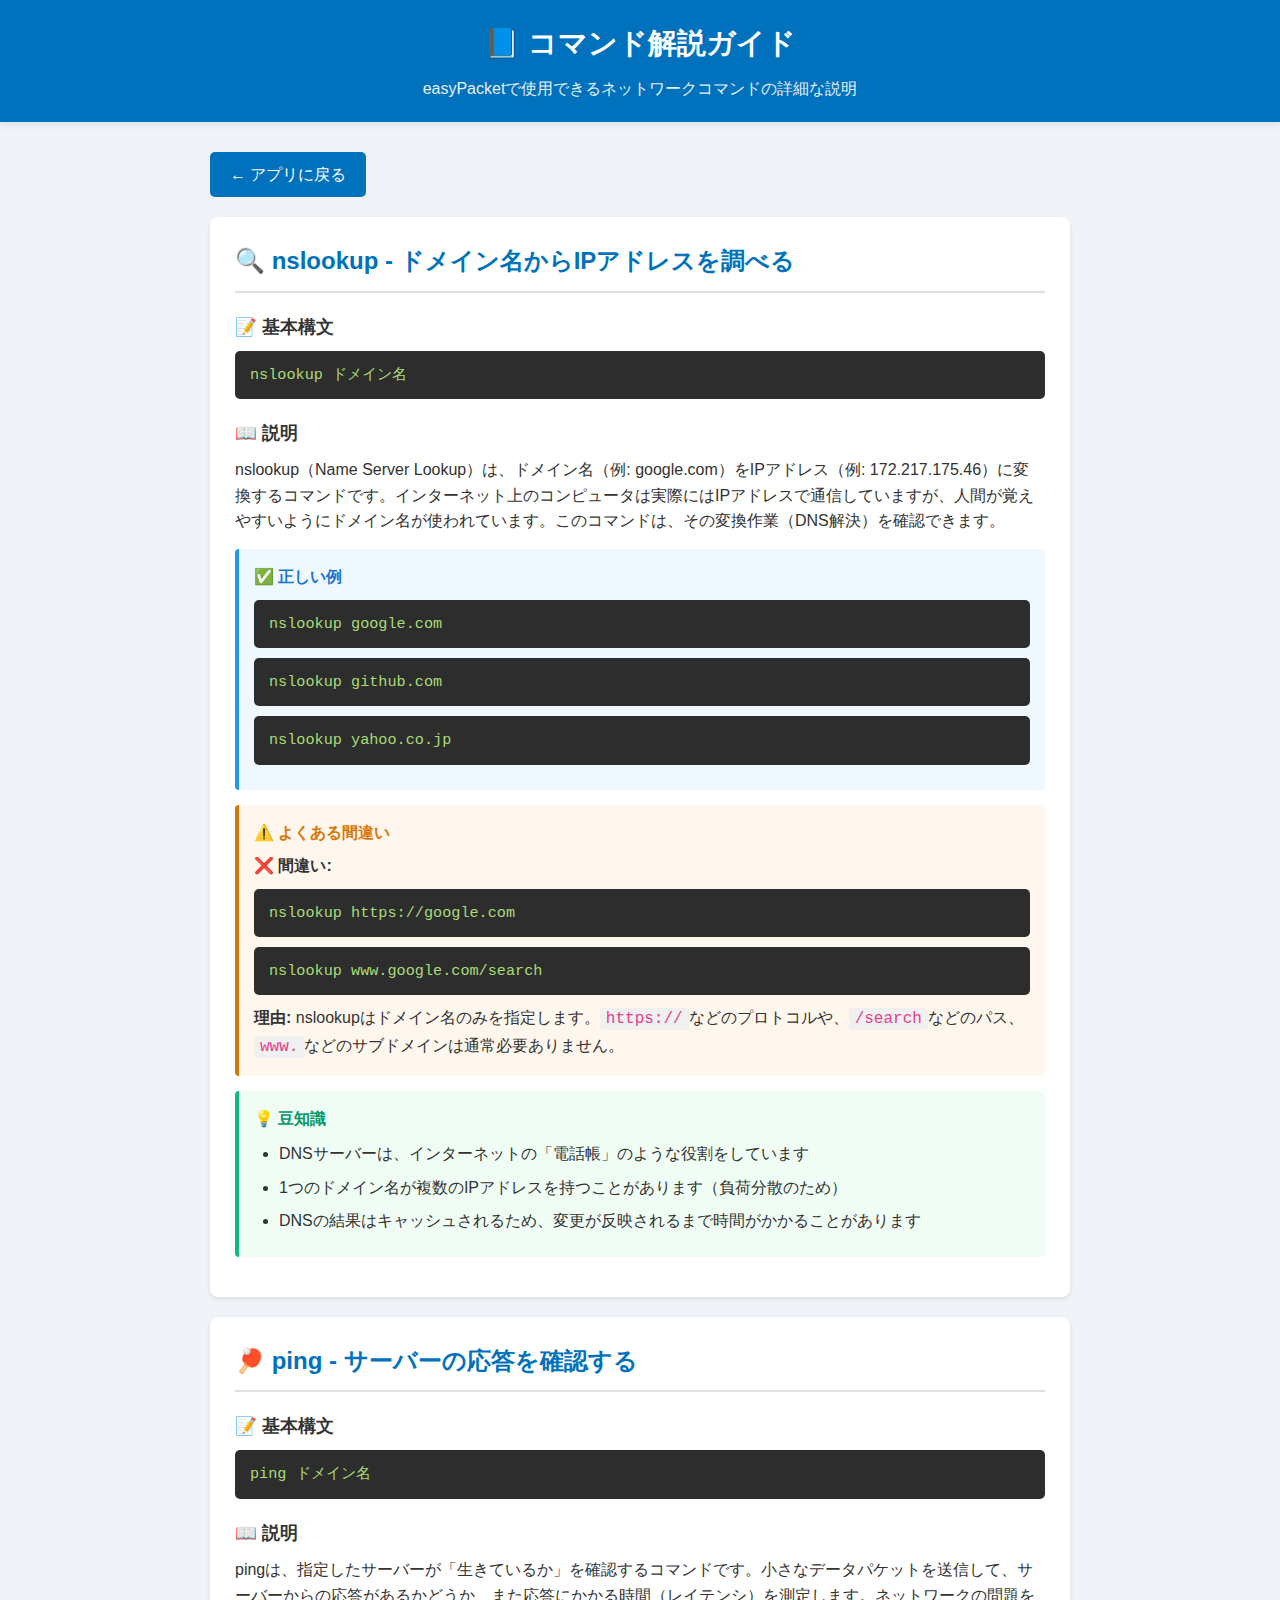
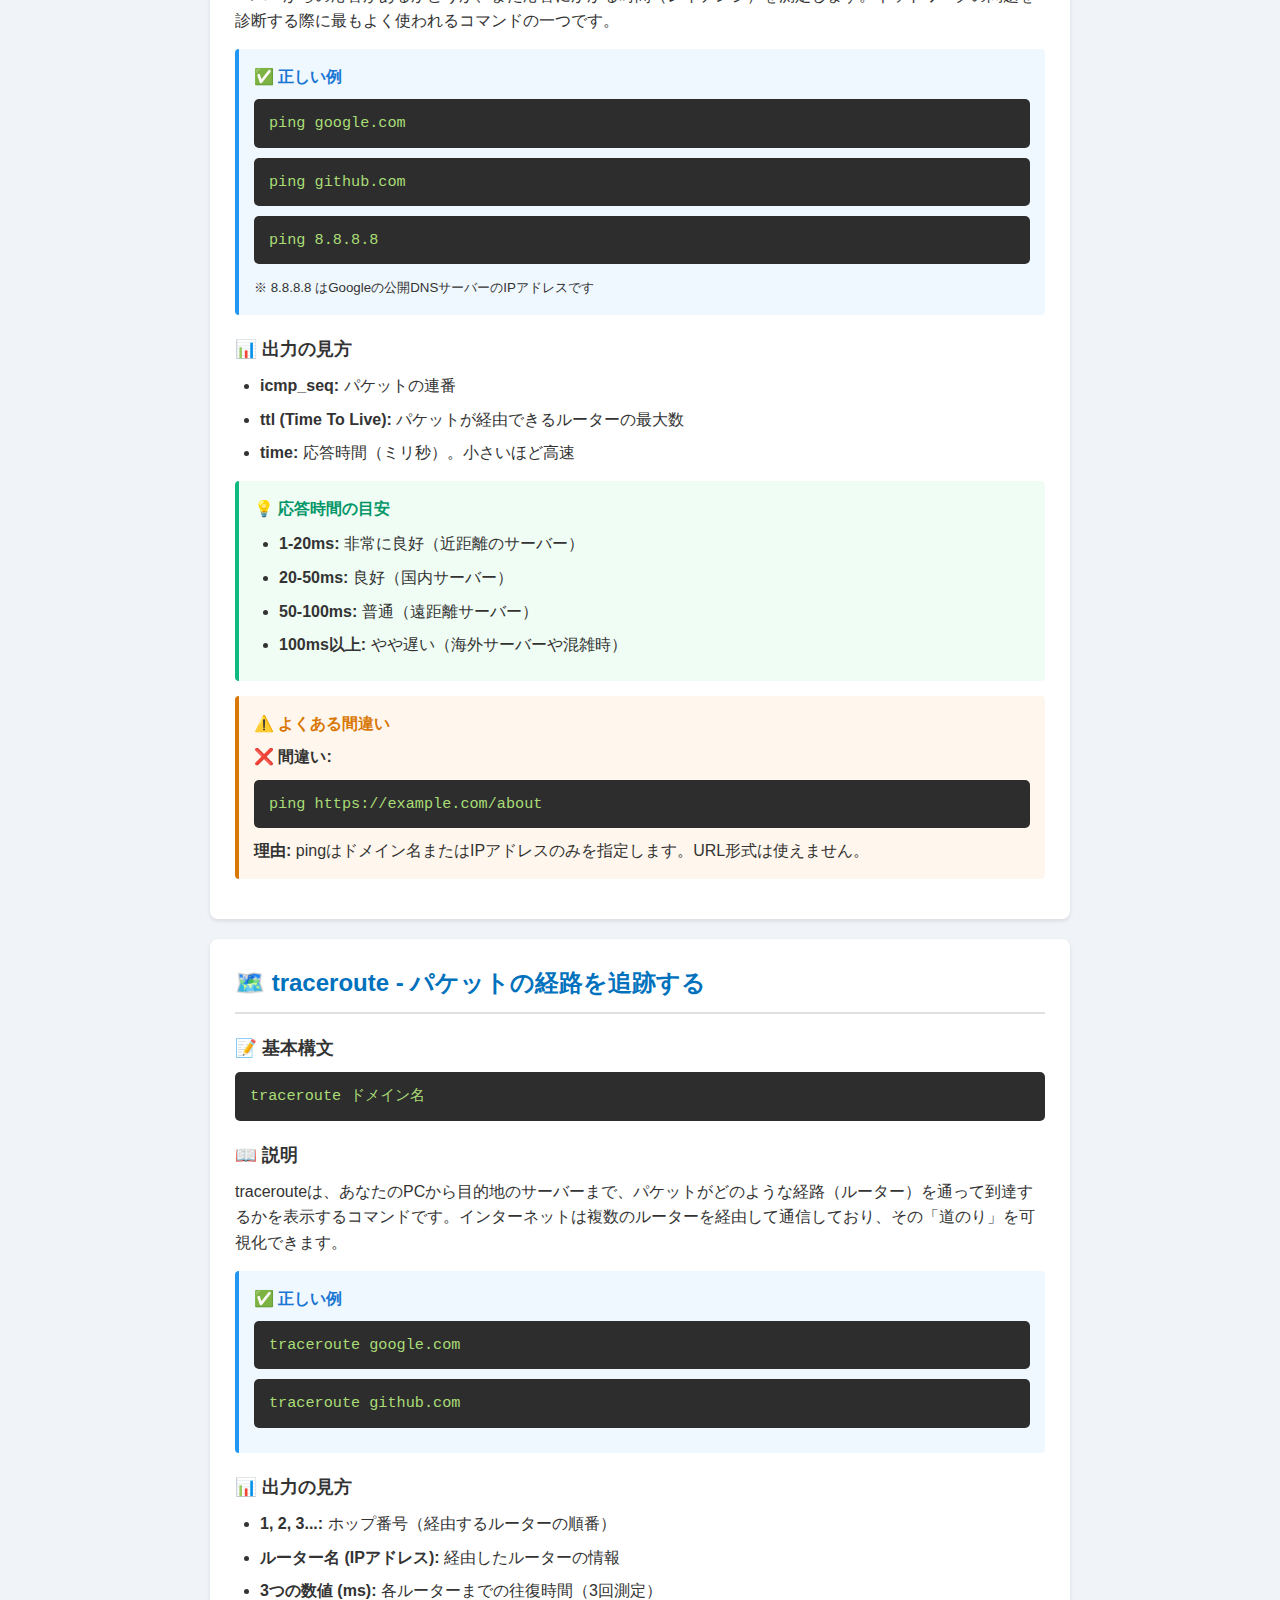
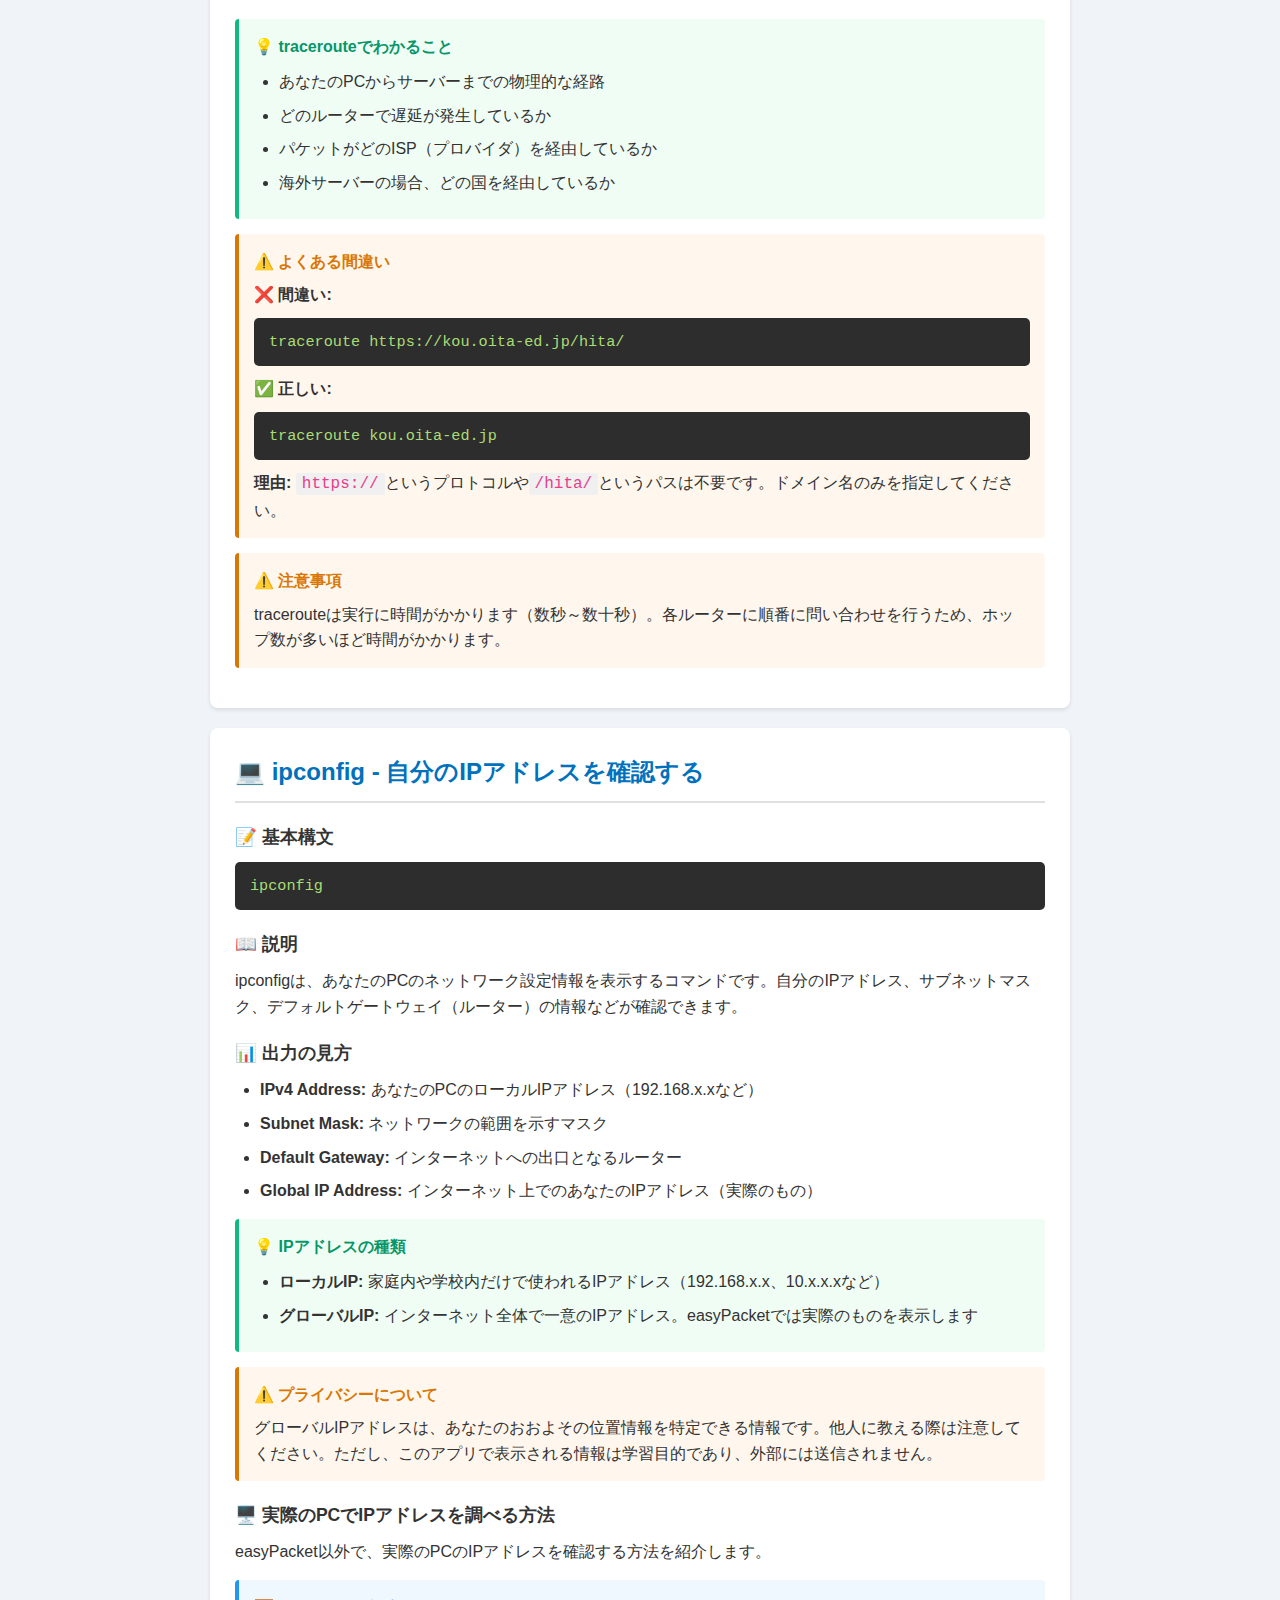
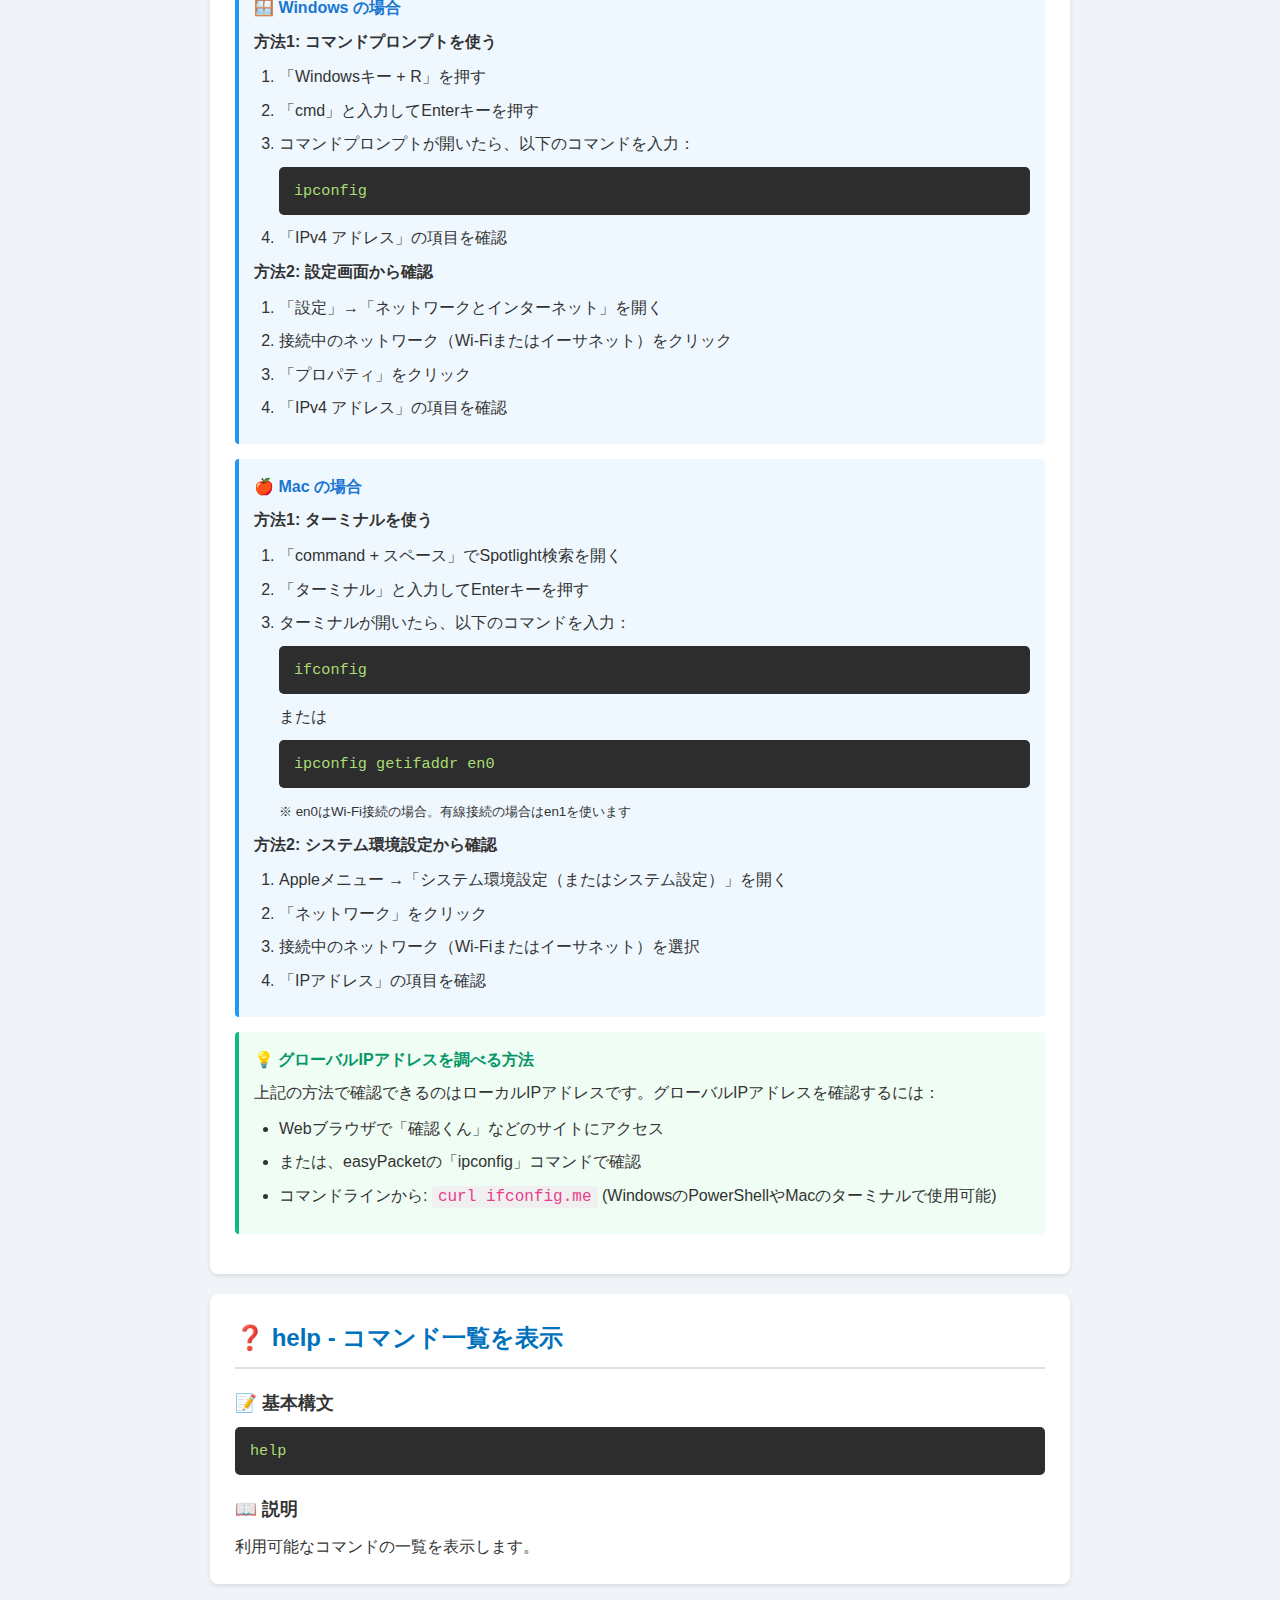
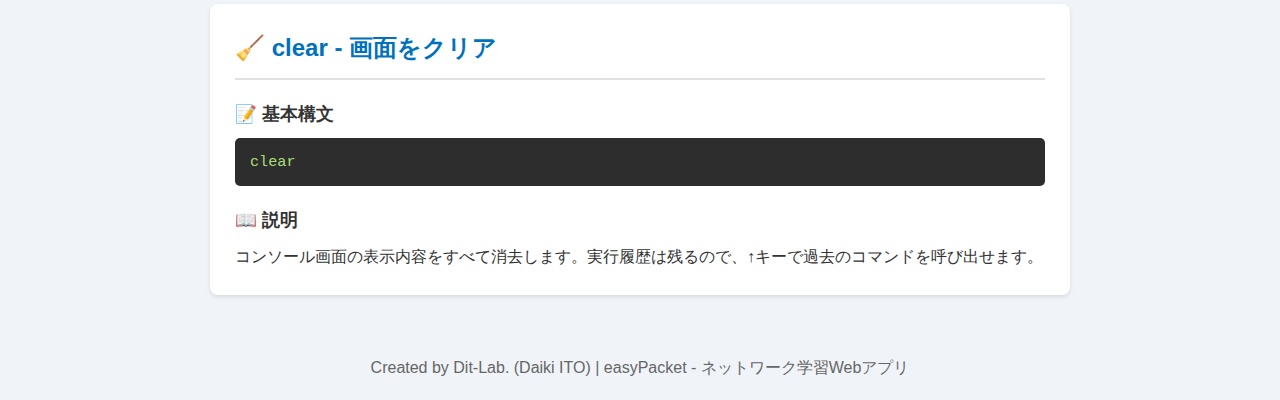
<file: command-guide.html>
<!DOCTYPE html>
<html lang="ja">
<head>
    <meta charset="UTF-8">
    <meta name="viewport" content="width=device-width, initial-scale=1.0">
    <title>コマンド解説 - easyPacket</title>
    <style>
        * {
            margin: 0;
            padding: 0;
            box-sizing: border-box;
        }

        body {
            font-family: 'Segoe UI', Tahoma, Geneva, Verdana, sans-serif;
            background: #f0f4f8;
            color: #333;
            line-height: 1.6;
        }

        .header {
            background: #0071BC;
            color: white;
            padding: 20px;
            text-align: center;
            box-shadow: 0 2px 8px rgba(0, 0, 0, 0.1);
        }

        .header h1 {
            font-size: 1.8rem;
            margin-bottom: 10px;
        }

        .header p {
            opacity: 0.9;
        }

        .container {
            max-width: 900px;
            margin: 30px auto;
            padding: 0 20px;
        }

        .back-link {
            display: inline-block;
            margin-bottom: 20px;
            padding: 10px 20px;
            background: #0071BC;
            color: white;
            text-decoration: none;
            border-radius: 5px;
            transition: background 0.3s;
        }

        .back-link:hover {
            background: #005a94;
        }

        .command-section {
            background: white;
            border-radius: 8px;
            padding: 25px;
            margin-bottom: 20px;
            box-shadow: 0 2px 4px rgba(0, 0, 0, 0.1);
        }

        .command-section h2 {
            color: #0071BC;
            font-size: 1.5rem;
            margin-bottom: 15px;
            padding-bottom: 10px;
            border-bottom: 2px solid #e0e0e0;
        }

        .command-section h3 {
            color: #333;
            font-size: 1.1rem;
            margin-top: 20px;
            margin-bottom: 10px;
        }

        .syntax {
            background: #2d2d2d;
            color: #a9dc76;
            padding: 12px 15px;
            border-radius: 5px;
            font-family: 'Courier New', monospace;
            margin: 10px 0;
            font-size: 0.95rem;
        }

        .example {
            background: #f0f8ff;
            border-left: 4px solid #2196F3;
            padding: 15px;
            margin: 15px 0;
            border-radius: 4px;
        }

        .example h4 {
            color: #1976D2;
            margin-bottom: 8px;
        }

        .warning {
            background: #fff7ed;
            border-left: 4px solid #d97706;
            padding: 15px;
            margin: 15px 0;
            border-radius: 4px;
        }

        .warning h4 {
            color: #d97706;
            margin-bottom: 8px;
        }

        .tip {
            background: #f0fdf4;
            border-left: 4px solid #10b981;
            padding: 15px;
            margin: 15px 0;
            border-radius: 4px;
        }

        .tip h4 {
            color: #059669;
            margin-bottom: 8px;
        }

        ul, ol {
            margin-left: 25px;
            margin-top: 10px;
        }

        li {
            margin-bottom: 8px;
        }

        code {
            background: #f0f0f0;
            padding: 2px 6px;
            border-radius: 3px;
            font-family: 'Courier New', monospace;
            color: #e83e8c;
        }

        .footer {
            text-align: center;
            padding: 20px;
            color: #666;
            margin-top: 40px;
        }
    </style>
</head>
<body>
    <div class="header">
        <h1>📘 コマンド解説ガイド</h1>
        <p>easyPacketで使用できるネットワークコマンドの詳細な説明</p>
    </div>

    <div class="container">
        <a href="index.html" class="back-link">← アプリに戻る</a>

        <!-- nslookup -->
        <div class="command-section" id="nslookup">
            <h2>🔍 nslookup - ドメイン名からIPアドレスを調べる</h2>

            <h3>📝 基本構文</h3>
            <div class="syntax">nslookup ドメイン名</div>

            <h3>📖 説明</h3>
            <p>nslookup（Name Server Lookup）は、ドメイン名（例: google.com）をIPアドレス（例: 172.217.175.46）に変換するコマンドです。インターネット上のコンピュータは実際にはIPアドレスで通信していますが、人間が覚えやすいようにドメイン名が使われています。このコマンドは、その変換作業（DNS解決）を確認できます。</p>

            <div class="example">
                <h4>✅ 正しい例</h4>
                <div class="syntax">nslookup google.com</div>
                <div class="syntax">nslookup github.com</div>
                <div class="syntax">nslookup yahoo.co.jp</div>
            </div>

            <div class="warning">
                <h4>⚠️ よくある間違い</h4>
                <p><strong>❌ 間違い:</strong></p>
                <div class="syntax">nslookup https://google.com</div>
                <div class="syntax">nslookup www.google.com/search</div>
                <p><strong>理由:</strong> nslookupはドメイン名のみを指定します。<code>https://</code>などのプロトコルや、<code>/search</code>などのパス、<code>www.</code>などのサブドメインは通常必要ありません。</p>
            </div>

            <div class="tip">
                <h4>💡 豆知識</h4>
                <ul>
                    <li>DNSサーバーは、インターネットの「電話帳」のような役割をしています</li>
                    <li>1つのドメイン名が複数のIPアドレスを持つことがあります（負荷分散のため）</li>
                    <li>DNSの結果はキャッシュされるため、変更が反映されるまで時間がかかることがあります</li>
                </ul>
            </div>
        </div>

        <!-- ping -->
        <div class="command-section" id="ping">
            <h2>🏓 ping - サーバーの応答を確認する</h2>

            <h3>📝 基本構文</h3>
            <div class="syntax">ping ドメイン名</div>

            <h3>📖 説明</h3>
            <p>pingは、指定したサーバーが「生きているか」を確認するコマンドです。小さなデータパケットを送信して、サーバーからの応答があるかどうか、また応答にかかる時間（レイテンシ）を測定します。ネットワークの問題を診断する際に最もよく使われるコマンドの一つです。</p>

            <div class="example">
                <h4>✅ 正しい例</h4>
                <div class="syntax">ping google.com</div>
                <div class="syntax">ping github.com</div>
                <div class="syntax">ping 8.8.8.8</div>
                <p><small>※ 8.8.8.8 はGoogleの公開DNSサーバーのIPアドレスです</small></p>
            </div>

            <h3>📊 出力の見方</h3>
            <ul>
                <li><strong>icmp_seq:</strong> パケットの連番</li>
                <li><strong>ttl (Time To Live):</strong> パケットが経由できるルーターの最大数</li>
                <li><strong>time:</strong> 応答時間（ミリ秒）。小さいほど高速</li>
            </ul>

            <div class="tip">
                <h4>💡 応答時間の目安</h4>
                <ul>
                    <li><strong>1-20ms:</strong> 非常に良好（近距離のサーバー）</li>
                    <li><strong>20-50ms:</strong> 良好（国内サーバー）</li>
                    <li><strong>50-100ms:</strong> 普通（遠距離サーバー）</li>
                    <li><strong>100ms以上:</strong> やや遅い（海外サーバーや混雑時）</li>
                </ul>
            </div>

            <div class="warning">
                <h4>⚠️ よくある間違い</h4>
                <p><strong>❌ 間違い:</strong></p>
                <div class="syntax">ping https://example.com/about</div>
                <p><strong>理由:</strong> pingはドメイン名またはIPアドレスのみを指定します。URL形式は使えません。</p>
            </div>
        </div>

        <!-- traceroute -->
        <div class="command-section" id="traceroute">
            <h2>🗺️ traceroute - パケットの経路を追跡する</h2>

            <h3>📝 基本構文</h3>
            <div class="syntax">traceroute ドメイン名</div>

            <h3>📖 説明</h3>
            <p>tracerouteは、あなたのPCから目的地のサーバーまで、パケットがどのような経路（ルーター）を通って到達するかを表示するコマンドです。インターネットは複数のルーターを経由して通信しており、その「道のり」を可視化できます。</p>

            <div class="example">
                <h4>✅ 正しい例</h4>
                <div class="syntax">traceroute google.com</div>
                <div class="syntax">traceroute github.com</div>
            </div>

            <h3>📊 出力の見方</h3>
            <ul>
                <li><strong>1, 2, 3...:</strong> ホップ番号（経由するルーターの順番）</li>
                <li><strong>ルーター名 (IPアドレス):</strong> 経由したルーターの情報</li>
                <li><strong>3つの数値 (ms):</strong> 各ルーターまでの往復時間（3回測定）</li>
            </ul>

            <div class="tip">
                <h4>💡 tracerouteでわかること</h4>
                <ul>
                    <li>あなたのPCからサーバーまでの物理的な経路</li>
                    <li>どのルーターで遅延が発生しているか</li>
                    <li>パケットがどのISP（プロバイダ）を経由しているか</li>
                    <li>海外サーバーの場合、どの国を経由しているか</li>
                </ul>
            </div>

            <div class="warning">
                <h4>⚠️ よくある間違い</h4>
                <p><strong>❌ 間違い:</strong></p>
                <div class="syntax">traceroute https://kou.oita-ed.jp/hita/</div>
                <p><strong>✅ 正しい:</strong></p>
                <div class="syntax">traceroute kou.oita-ed.jp</div>
                <p><strong>理由:</strong> <code>https://</code>というプロトコルや<code>/hita/</code>というパスは不要です。ドメイン名のみを指定してください。</p>
            </div>

            <div class="warning">
                <h4>⚠️ 注意事項</h4>
                <p>tracerouteは実行に時間がかかります（数秒～数十秒）。各ルーターに順番に問い合わせを行うため、ホップ数が多いほど時間がかかります。</p>
            </div>
        </div>

        <!-- ipconfig -->
        <div class="command-section" id="ipconfig">
            <h2>💻 ipconfig - 自分のIPアドレスを確認する</h2>

            <h3>📝 基本構文</h3>
            <div class="syntax">ipconfig</div>

            <h3>📖 説明</h3>
            <p>ipconfigは、あなたのPCのネットワーク設定情報を表示するコマンドです。自分のIPアドレス、サブネットマスク、デフォルトゲートウェイ（ルーター）の情報などが確認できます。</p>

            <h3>📊 出力の見方</h3>
            <ul>
                <li><strong>IPv4 Address:</strong> あなたのPCのローカルIPアドレス（192.168.x.xなど）</li>
                <li><strong>Subnet Mask:</strong> ネットワークの範囲を示すマスク</li>
                <li><strong>Default Gateway:</strong> インターネットへの出口となるルーター</li>
                <li><strong>Global IP Address:</strong> インターネット上でのあなたのIPアドレス（実際のもの）</li>
            </ul>

            <div class="tip">
                <h4>💡 IPアドレスの種類</h4>
                <ul>
                    <li><strong>ローカルIP:</strong> 家庭内や学校内だけで使われるIPアドレス（192.168.x.x、10.x.x.xなど）</li>
                    <li><strong>グローバルIP:</strong> インターネット全体で一意のIPアドレス。easyPacketでは実際のものを表示します</li>
                </ul>
            </div>

            <div class="warning">
                <h4>⚠️ プライバシーについて</h4>
                <p>グローバルIPアドレスは、あなたのおおよその位置情報を特定できる情報です。他人に教える際は注意してください。ただし、このアプリで表示される情報は学習目的であり、外部には送信されません。</p>
            </div>

            <h3>🖥️ 実際のPCでIPアドレスを調べる方法</h3>
            <p>easyPacket以外で、実際のPCのIPアドレスを確認する方法を紹介します。</p>

            <div class="example">
                <h4>🪟 Windows の場合</h4>
                <p><strong>方法1: コマンドプロンプトを使う</strong></p>
                <ol>
                    <li>「Windowsキー + R」を押す</li>
                    <li>「cmd」と入力してEnterキーを押す</li>
                    <li>コマンドプロンプトが開いたら、以下のコマンドを入力：
                        <div class="syntax">ipconfig</div>
                    </li>
                    <li>「IPv4 アドレス」の項目を確認</li>
                </ol>
                <p><strong>方法2: 設定画面から確認</strong></p>
                <ol>
                    <li>「設定」→「ネットワークとインターネット」を開く</li>
                    <li>接続中のネットワーク（Wi-Fiまたはイーサネット）をクリック</li>
                    <li>「プロパティ」をクリック</li>
                    <li>「IPv4 アドレス」の項目を確認</li>
                </ol>
            </div>

            <div class="example">
                <h4>🍎 Mac の場合</h4>
                <p><strong>方法1: ターミナルを使う</strong></p>
                <ol>
                    <li>「command + スペース」でSpotlight検索を開く</li>
                    <li>「ターミナル」と入力してEnterキーを押す</li>
                    <li>ターミナルが開いたら、以下のコマンドを入力：
                        <div class="syntax">ifconfig</div>
                        または
                        <div class="syntax">ipconfig getifaddr en0</div>
                        <small>※ en0はWi-Fi接続の場合。有線接続の場合はen1を使います</small>
                    </li>
                </ol>
                <p><strong>方法2: システム環境設定から確認</strong></p>
                <ol>
                    <li>Appleメニュー →「システム環境設定（またはシステム設定）」を開く</li>
                    <li>「ネットワーク」をクリック</li>
                    <li>接続中のネットワーク（Wi-Fiまたはイーサネット）を選択</li>
                    <li>「IPアドレス」の項目を確認</li>
                </ol>
            </div>

            <div class="tip">
                <h4>💡 グローバルIPアドレスを調べる方法</h4>
                <p>上記の方法で確認できるのはローカルIPアドレスです。グローバルIPアドレスを確認するには：</p>
                <ul>
                    <li>Webブラウザで「確認くん」などのサイトにアクセス</li>
                    <li>または、easyPacketの「ipconfig」コマンドで確認</li>
                    <li>コマンドラインから: <code>curl ifconfig.me</code> (WindowsのPowerShellやMacのターミナルで使用可能)</li>
                </ul>
            </div>
        </div>

        <!-- help -->
        <div class="command-section" id="help">
            <h2>❓ help - コマンド一覧を表示</h2>

            <h3>📝 基本構文</h3>
            <div class="syntax">help</div>

            <h3>📖 説明</h3>
            <p>利用可能なコマンドの一覧を表示します。</p>
        </div>

        <!-- clear -->
        <div class="command-section" id="clear">
            <h2>🧹 clear - 画面をクリア</h2>

            <h3>📝 基本構文</h3>
            <div class="syntax">clear</div>

            <h3>📖 説明</h3>
            <p>コンソール画面の表示内容をすべて消去します。実行履歴は残るので、↑キーで過去のコマンドを呼び出せます。</p>
        </div>
    </div>

    <div class="footer">
        <p>Created by Dit-Lab. (Daiki ITO) | easyPacket - ネットワーク学習Webアプリ</p>
    </div>
</body>
</html>
</file>
